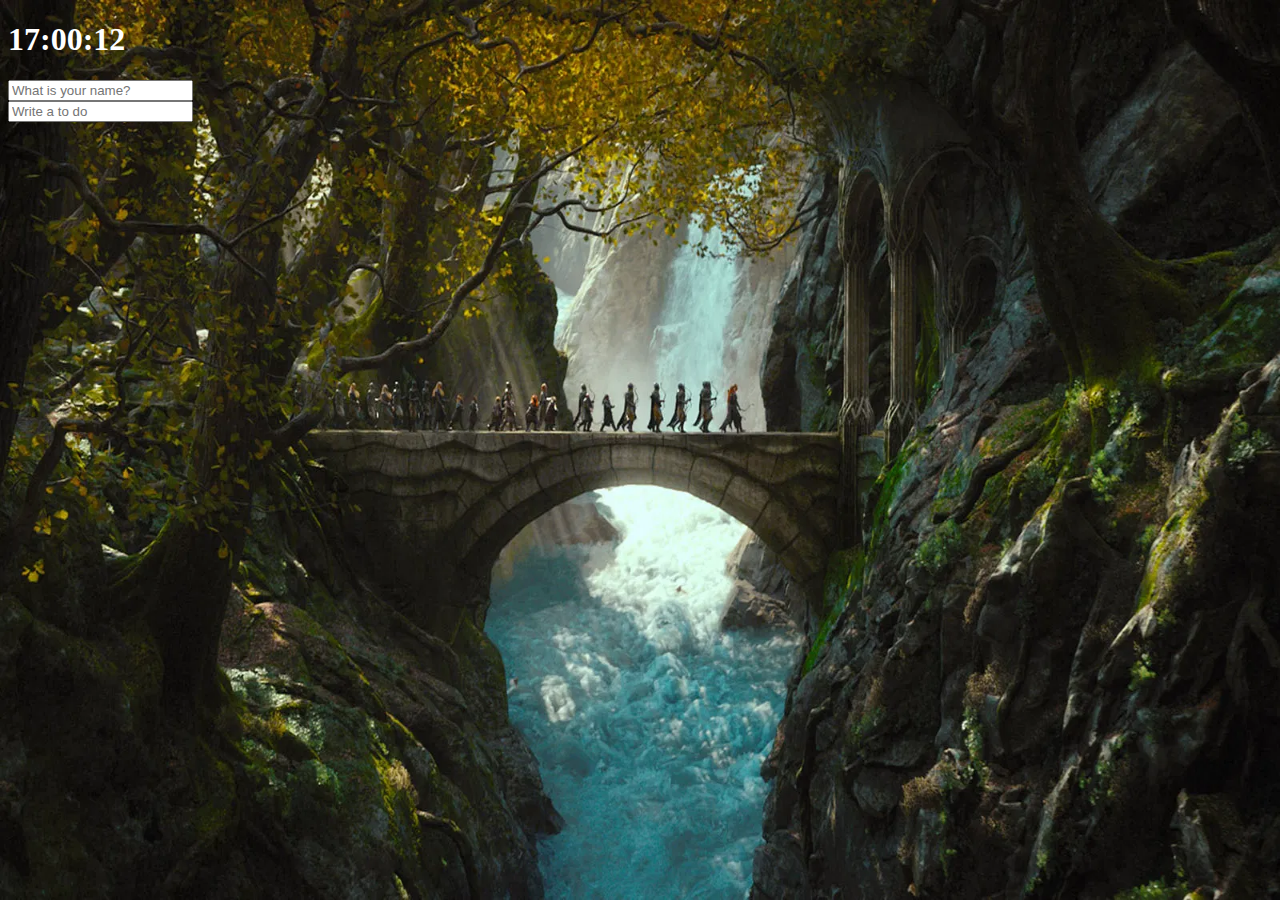
<file: chrome_toDoList/index.html>
<!DOCTYPE html>
<html lang="en">
  <head>
    <meta charset="UTF-8" />
    <meta name="viewport" content="width=device-width, initial-scale=1.0" />
    <link rel="stylesheet" href="index.css" />
    <title>Document</title>
  </head>
  <body>
    <div class="js-clock">
      <h1>00:00</h1>
    </div>
    <form class="js-form form">
      <input type="text" placeholder="What is your name?" />
    </form>
    <h4 class="js-greetings greetings"></h4>
    <form class="js-toDoForm">
      <input type="text" placeholder="Write a to do" />
    </form>
    <ul class="js-toDoList"></ul>

    <span class="js-weather"></span>
    <script src="clock.js"></script>
    <script src="greeting.js"></script>
    <script src="todo.js"></script>
    <script src="bg.js"></script>
    <script src="weather.js"></script>
  </body>
</html>
</file>
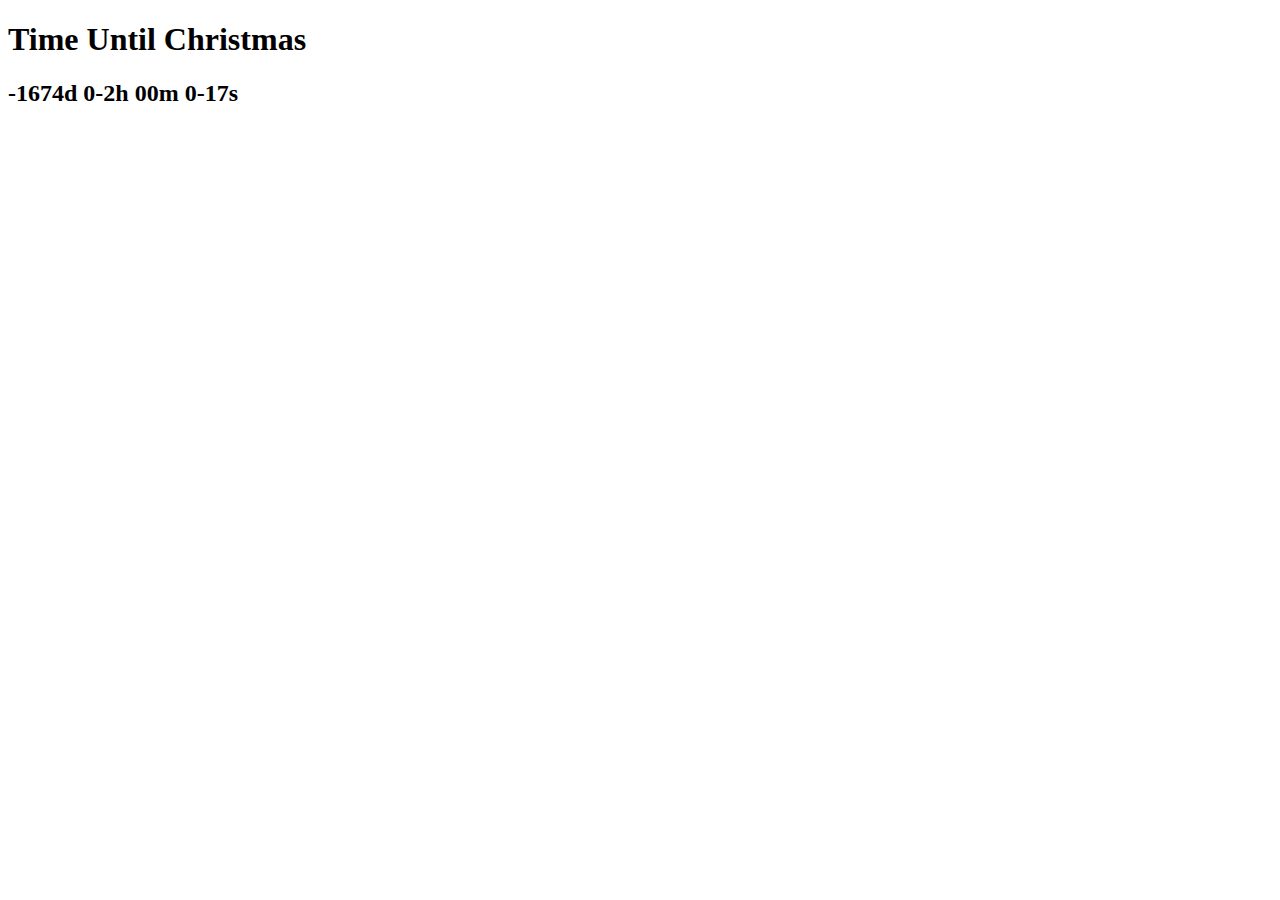
<file: code_challenge/code_challenge_03/index.html>
<!DOCTYPE html>
<html>
  <head>
    <title>Parcel Sandbox</title>
    <meta charset="UTF-8" />
  </head>

  <body>
    <h1>Time Until Christmas</h1>
    <h2></h2>
    <script src="src/index.js"></script>
  </body>
</html>
</file>
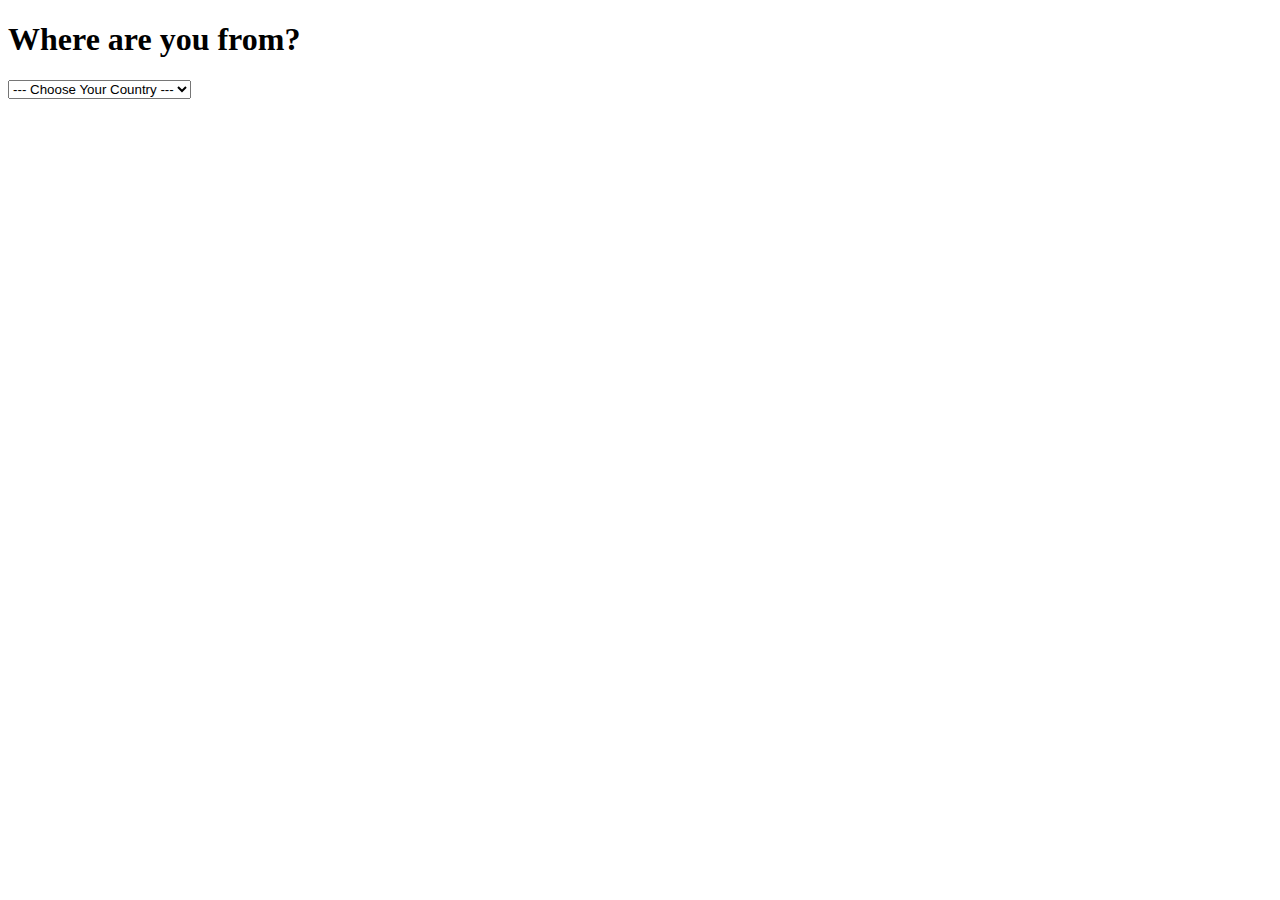
<file: code_challenge/code_challenge_04/index.html>
<!DOCTYPE html>
<html>
  <head>
    <title>Parcel Sandbox</title>
    <meta charset="UTF-8" />
  </head>
  <body>
    <h1>Where are you from?</h1>
    <select>
      <option value="none">--- Choose Your Country ---</option>
      <option value="korea">Korea</option>
      <option value="greece">Greece</option>
      <option value="turkey">Turkey</option>
      <option value="finland">Finland</option>
    </select>
    <script src="src/index.js"></script>
  </body>
</html>
</file>
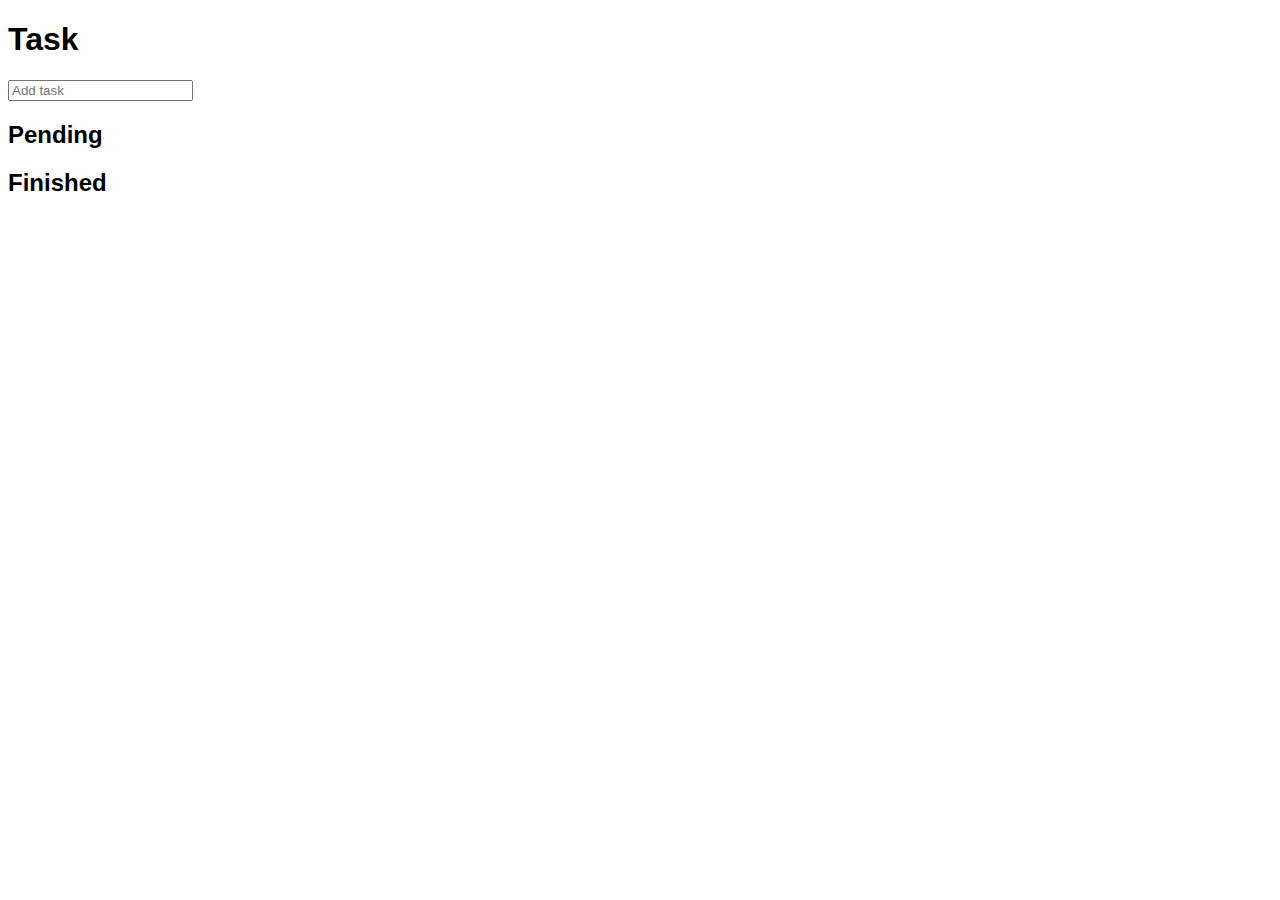
<file: code_challenge/code_challenge_05/index.html>
<!DOCTYPE html>
<html>
  <head>
    <title>Parcel Sandbox</title>
    <meta charset="UTF-8" />
    <link rel="stylesheet" href="src/styles.css" />
  </head>

  <body>
    <div>
      <h1>Task</h1>
      <form class="inputForm">
        <input type="text" placeholder="Add task" />
      </form>
    </div>
    <div>
      <h2>Pending</h2>
      <ul class="pending__list"></ul>
    </div>
    <div>
      <h2>Finished</h2>
      <ul class="finished__list"></ul>
    </div>
    <script src="src/index.js"></script>
  </body>
</html>
</file>
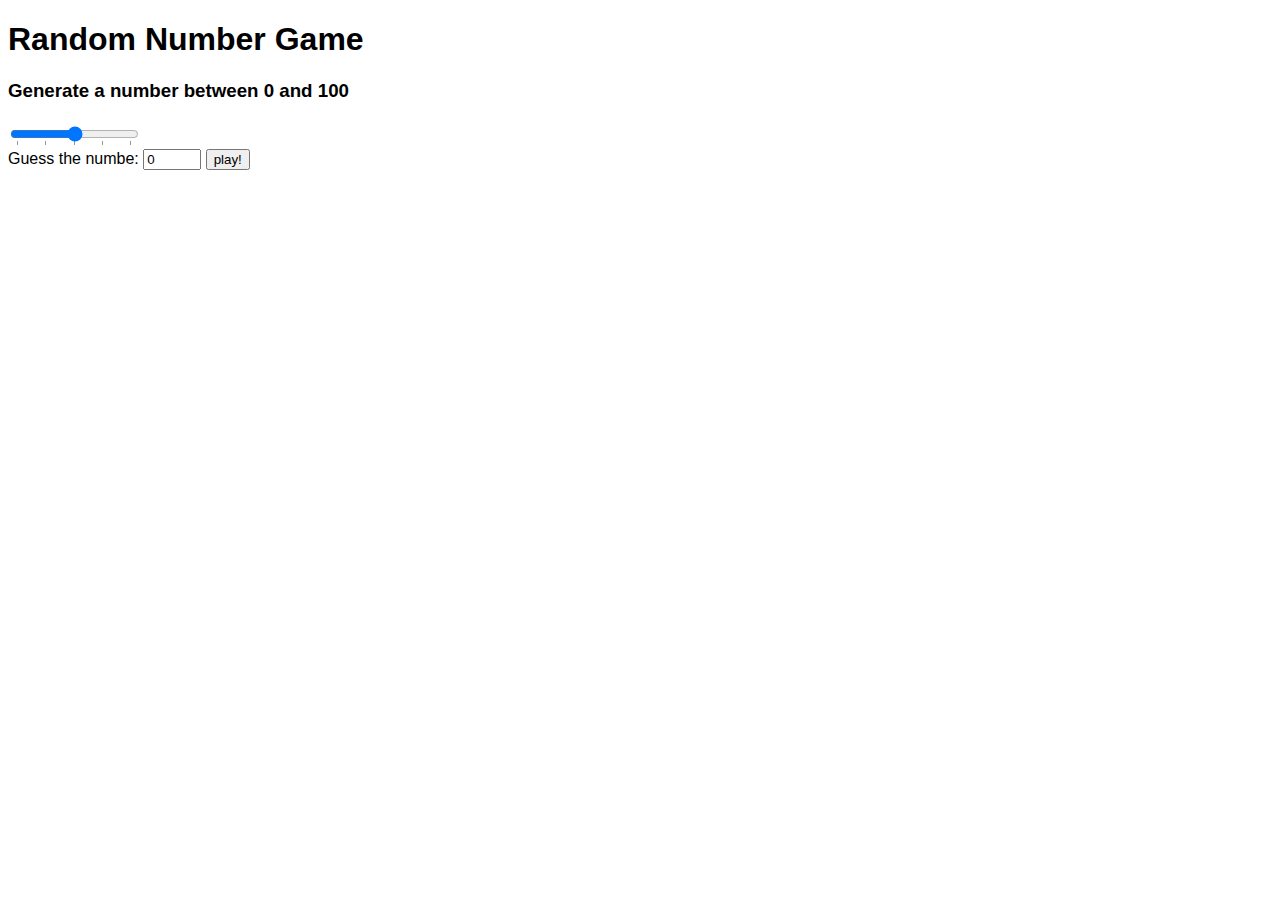
<file: code_challenge/code_challenge_06/index.html>
<!DOCTYPE html>
<html>
  <head>
    <title>Parcel Sandbox</title>
    <meta charset="UTF-8" />
    <link rel="stylesheet" href="src/styles.css" />
  </head>
  <body>
    <h1>Random Number Game</h1>
    <form class="form-range">
      <h3>
        Generate a number between 0 and
        <span class="span-range-value">100</span>
      </h3>
      <input type="range" min="0" max="200" list="tickmarks" value="100" />
      <datalist id="tickmarks">
        <option value="0"></option>
        <option value="50"></option>
        <option value="100"></option>
        <option value="150"></option>
        <option value="200"></option>
      </datalist>
    </form>
    <form class="form-number">
      <label> Guess the numbe:</label>
      <input type="number" min="0"/ value="0">
      <button>play!</button>
    </form>
    <div class="result">
      <div></div>
      <div></div>
    </div>
    <script src="src/index.js"></script>
  </body>
</html>
</file>
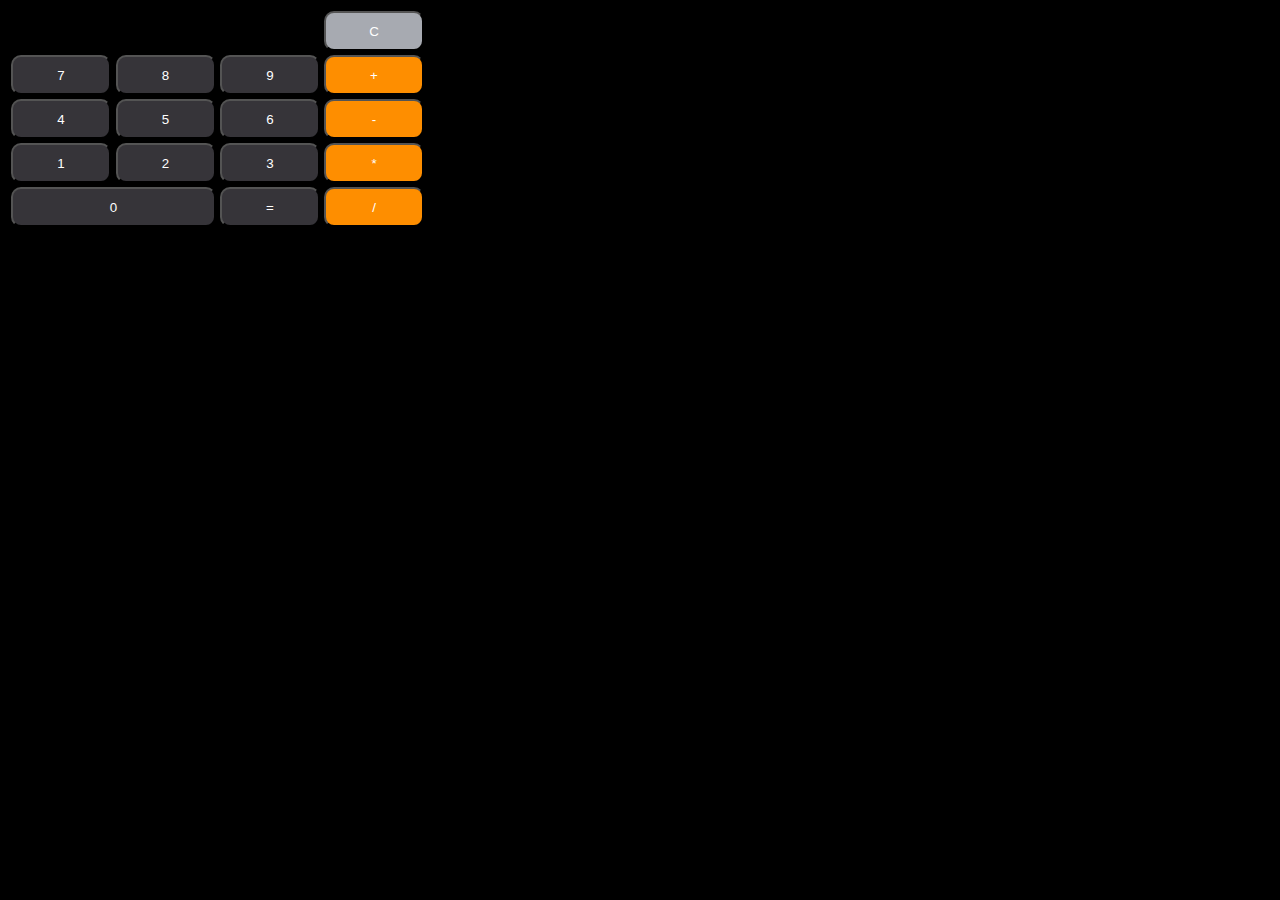
<file: code_challenge/code_challenge_07/index.html>
<!DOCTYPE html>
<html>
  <head>
    <title>Parcel Sandbox</title>
    <meta charset="UTF-8" />
    <link rel="stylesheet" href="./src/styles.css" />
  </head>
  <body>
    <table>
      <tr>
        <td colspan="3" class="output"></td>
        <td>
          <button class="grey">C</button>
        </td>
      </tr>
      <tr>
        <td>
          <button>7</button>
        </td>
        <td>
          <button>8</button>
        </td>
        <td>
          <button>9</button>
        </td>
        <td>
          <button class="orange">+</button>
        </td>
      </tr>
      <tr>
        <td>
          <button>4</button>
        </td>
        <td>
          <button>5</button>
        </td>
        <td>
          <button>6</button>
        </td>
        <td>
          <button class="orange">-</button>
        </td>
      </tr>
      <tr>
        <td>
          <button>1</button>
        </td>
        <td>
          <button>2</button>
        </td>
        <td>
          <button>3</button>
        </td>
        <td>
          <button class="orange">*</button>
        </td>
      </tr>
      <tr>
        <td colspan="2">
          <button class="colSpan2">0</button>
        </td>
        <td>
          <button>=</button>
        </td>
        <td>
          <button class="orange">/</button>
        </td>
      </tr>
    </table>
    <script src="src/index.js"></script>
  </body>
</html>
</file>
<file: chrome_toDoList/index.css>
body {
  color: white;
}
.btn {
  cursor: pointer;
}
.clicked {
  color: #7f8c8d;
}
.form,
.greetings {
  display: none;
}
.showing {
  display: block;
}

@keyframes fadeIn {
  from {
    opacity: 0;
  }
  to {
    opacity: 1;
  }
}
.bgImage {
  position: absolute;
  top: 0;
  left: 0;
  width: 100%;
  height: 100%;
  z-index: -1;
  animation: fadeIn 0.5s linear;
}
</file>
<file: code_challenge/code_challenge_05/src/styles.css>
body {
  font-family: sans-serif;
}
.hidden {
  display: none;
}
</file>
<file: code_challenge/code_challenge_06/src/styles.css>
body {
  font-family: sans-serif;
}
.form-number input {
  width: 50px;
}
</file>
<file: code_challenge/code_challenge_07/src/styles.css>
body {
  font-family: sans-serif;
  background-color: black;
}
button {
  width: 100px;
  height: 40px;
  background-color: #363439;
  color: white;
  border-radius: 10px;
  margin: 0 auto;
  transition: ease-in;
}
button:hover {
  opacity: 0.5;
}
.orange {
  background-color: #fe8e00;
}
.grey {
  background-color: #a7aab1;
}
.colSpan2 {
  width: 205px;
}
.output {
  box-sizing: border-box;
  padding-right: 5px;
  text-align: right;
  color: white;
}
</file>
